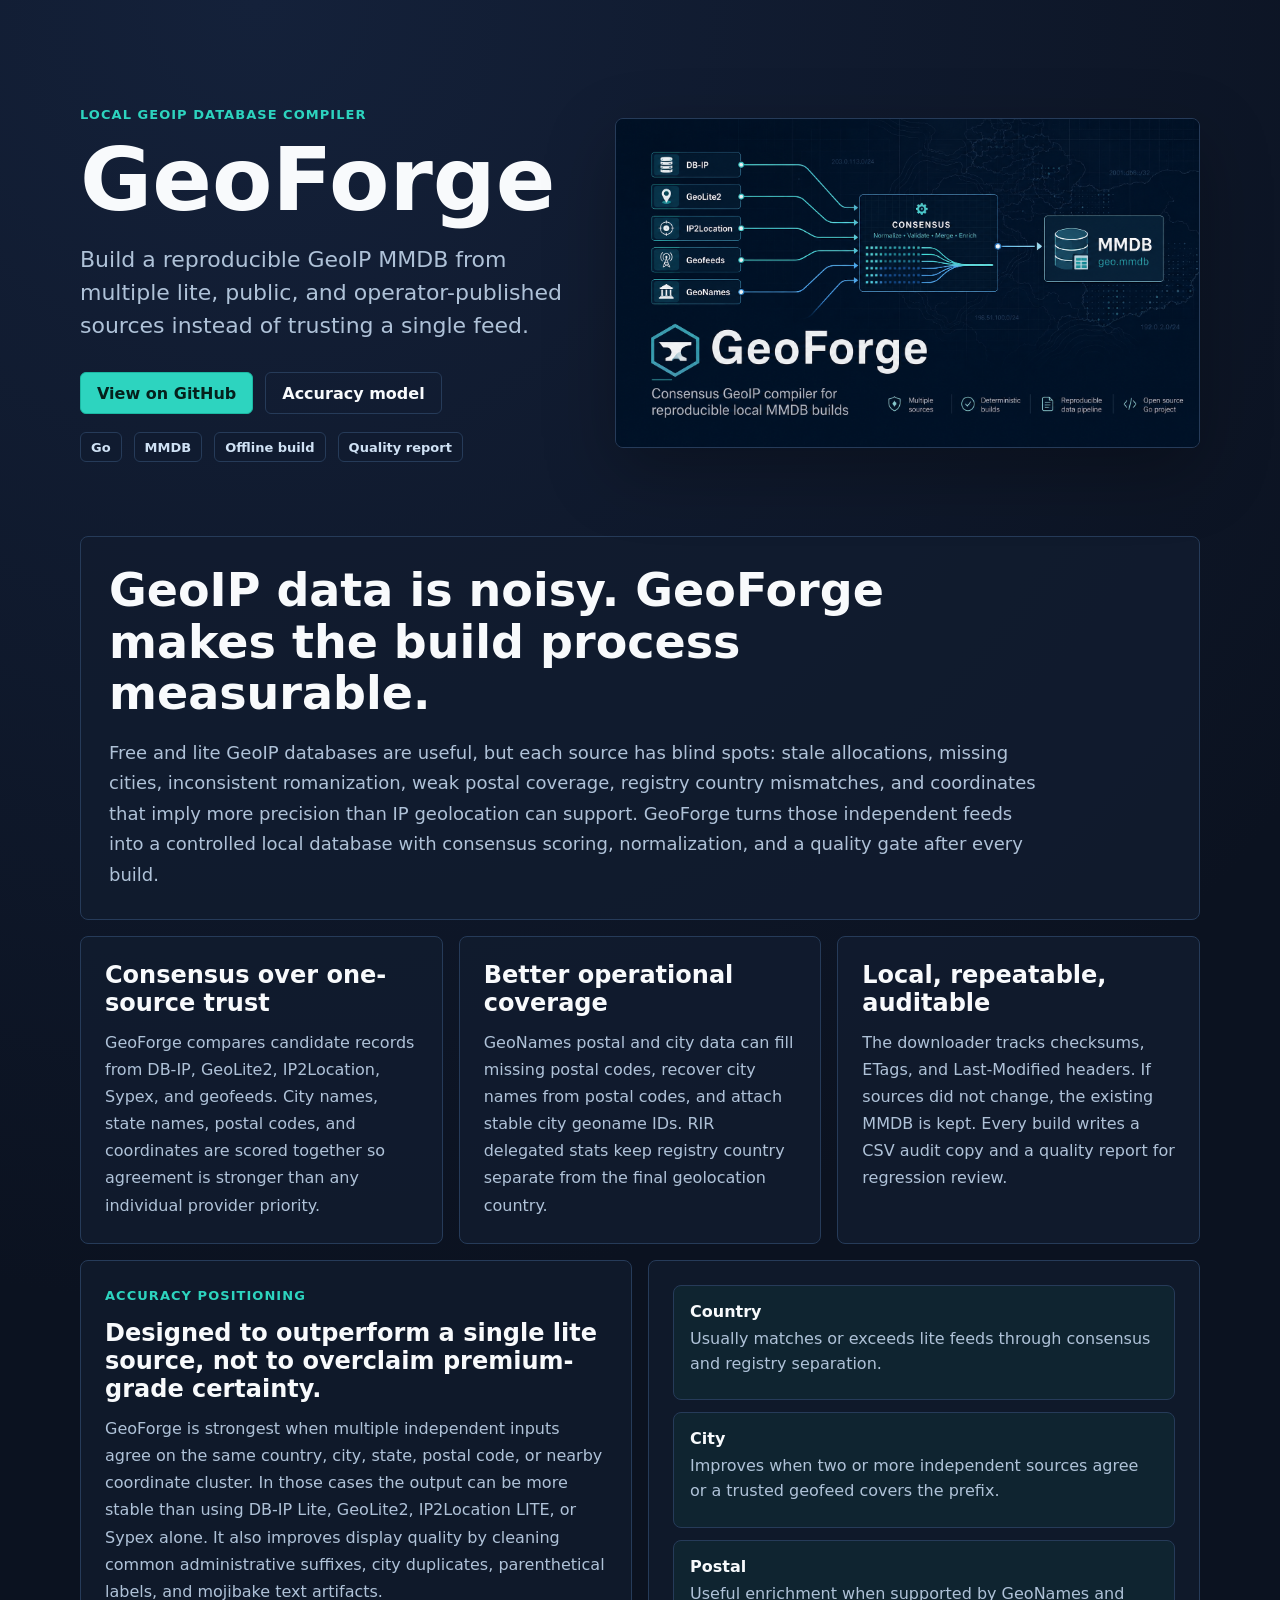
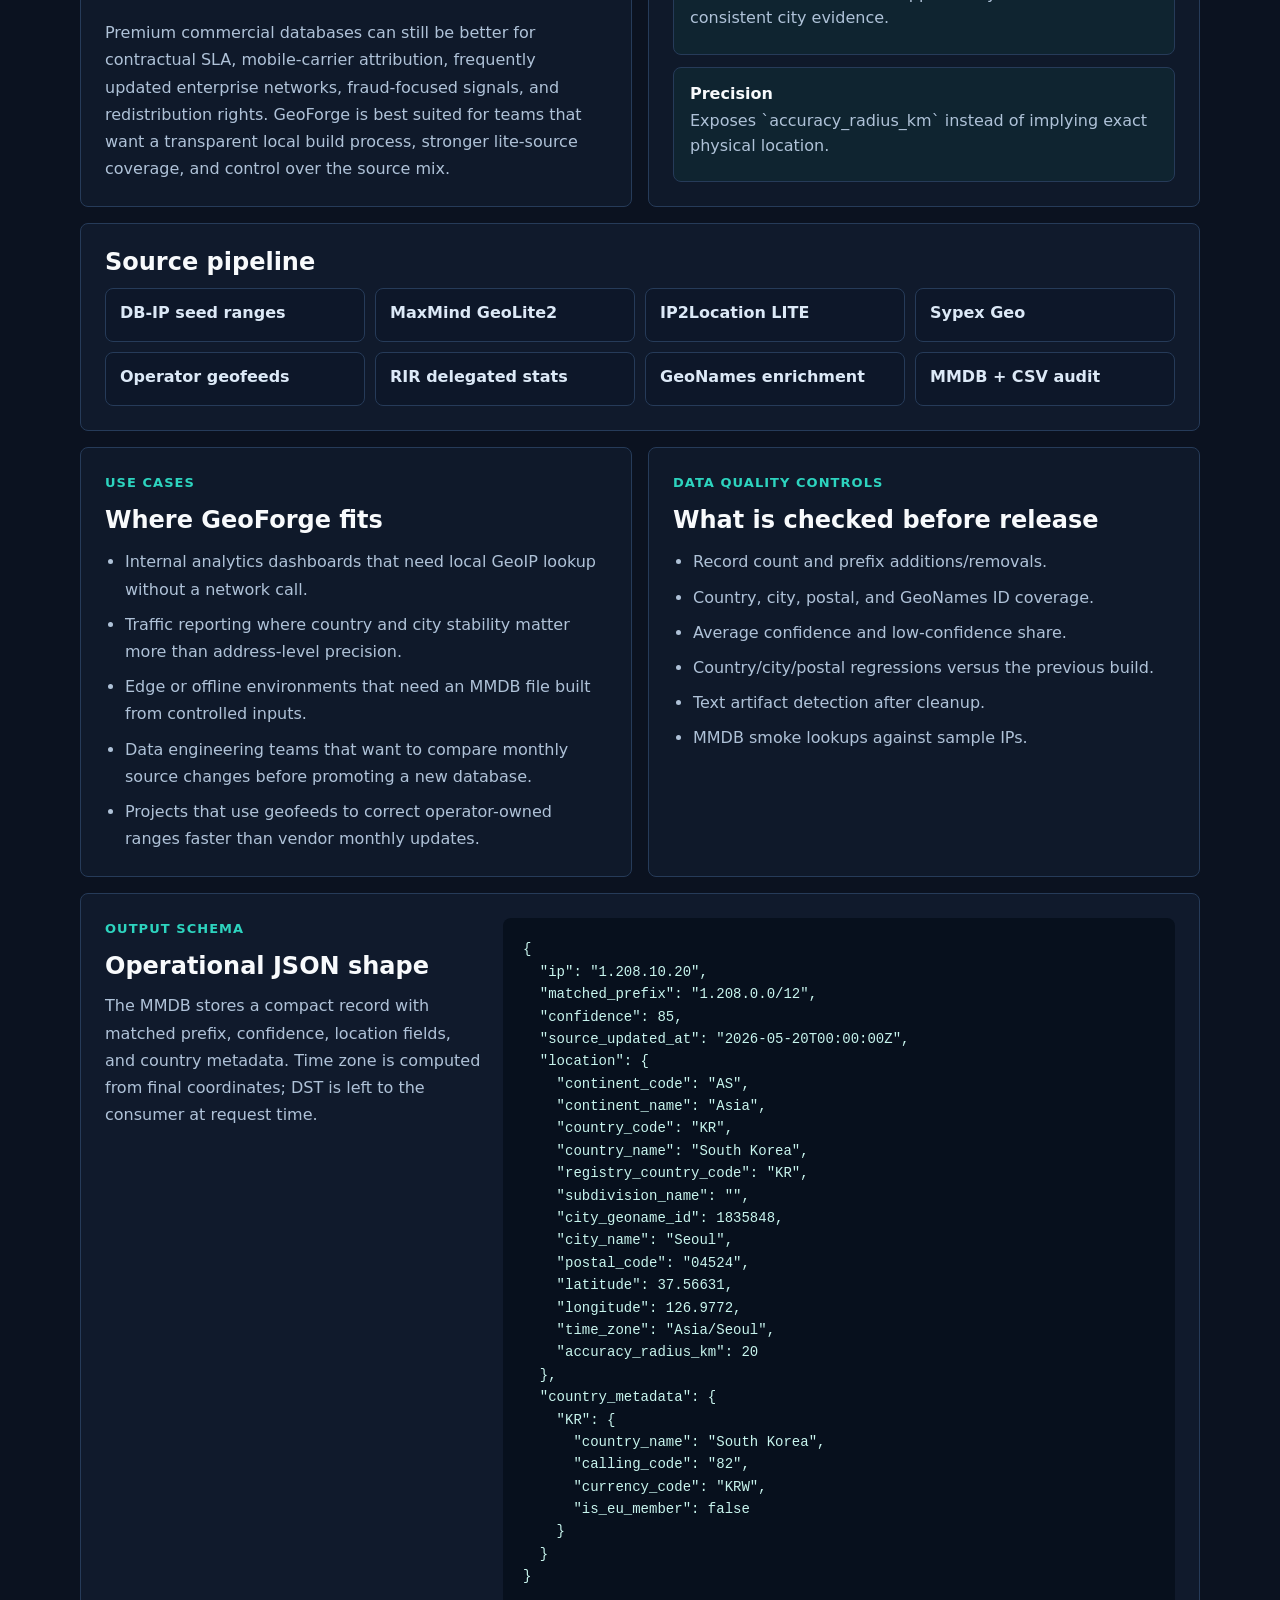
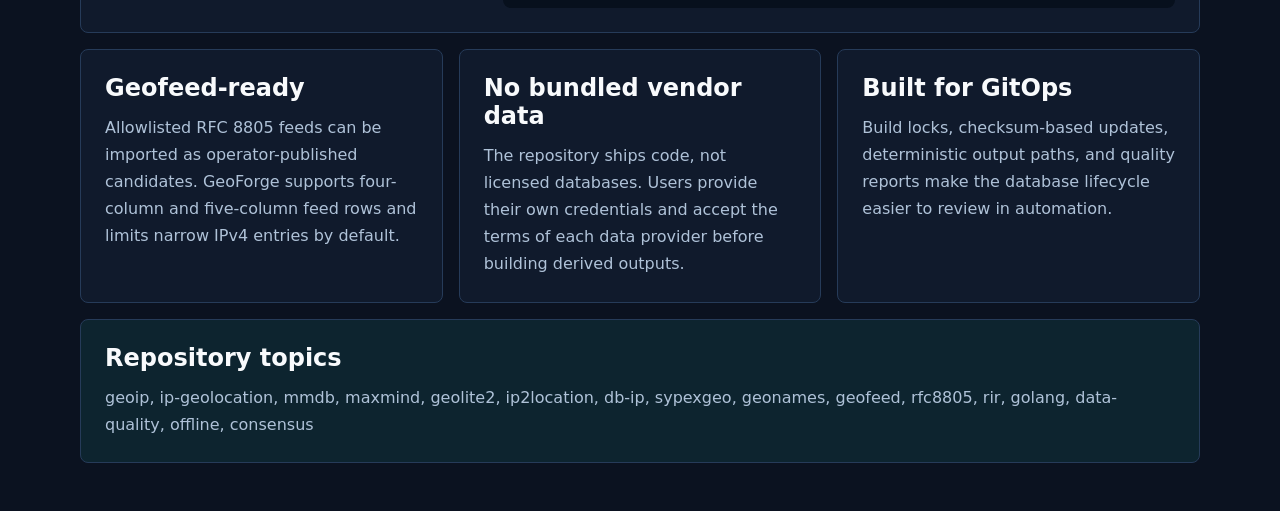
<file: docs/index.html>
<!doctype html>
<html lang="en">
  <head>
    <meta charset="utf-8">
    <meta name="viewport" content="width=device-width, initial-scale=1">
    <title>GeoForge - Consensus GeoIP MMDB Builder</title>
    <meta name="description" content="GeoForge builds a local GeoIP MMDB by combining DB-IP, GeoLite2, IP2Location, Sypex, geofeeds, RIR data, and GeoNames into a reproducible consensus database with quality checks.">
    <meta name="keywords" content="GeoForge, GeoIP database, IP geolocation, MMDB builder, MaxMind DB, GeoLite2, IP2Location, DB-IP, Sypex Geo, GeoNames, geofeed, RFC 8805, RIR delegated stats, Go">
    <meta name="robots" content="index, follow">
    <meta property="og:title" content="GeoForge - Consensus GeoIP MMDB Builder">
    <meta property="og:description" content="Build a local GeoIP database from multiple sources with consensus scoring, GeoNames enrichment, geofeed support, and post-build quality reports.">
    <meta property="og:type" content="website">
    <meta property="og:image" content="./assets/geoforge-banner.png">
    <meta name="twitter:card" content="summary_large_image">
    <meta name="twitter:title" content="GeoForge - Consensus GeoIP MMDB Builder">
    <meta name="twitter:description" content="A reproducible local GeoIP MMDB compiler for teams that need more control than a single lite database can provide.">
    <meta name="twitter:image" content="./assets/geoforge-banner.png">
    <link rel="canonical" href="https://ipanalytics.github.io/GeoForge/">
    <link rel="icon" href="./favicon.svg" type="image/svg+xml">
    <link rel="stylesheet" href="./styles.css?v=20260520">
    <script type="application/ld+json">
      {
        "@context": "https://schema.org",
        "@type": "SoftwareSourceCode",
        "name": "GeoForge",
        "description": "Consensus GeoIP MMDB builder for reproducible local IP geolocation databases.",
        "programmingLanguage": "Go",
        "license": "https://opensource.org/license/mit",
        "codeRepository": "https://github.com/ipanalytics/GeoForge",
        "applicationCategory": "DeveloperApplication",
        "operatingSystem": "Linux, macOS",
        "keywords": [
          "geoip",
          "ip-geolocation",
          "mmdb",
          "maxmind",
          "geofeed",
          "geonames",
          "golang",
          "data-quality"
        ]
      }
    </script>
  </head>
  <body>
    <main>
      <section class="hero">
        <div class="hero-copy">
          <p class="eyebrow">Local GeoIP database compiler</p>
          <h1>GeoForge</h1>
          <p class="lead">Build a reproducible GeoIP MMDB from multiple lite, public, and operator-published sources instead of trusting a single feed.</p>
          <div class="actions">
            <a class="button primary" href="https://github.com/ipanalytics/GeoForge">View on GitHub</a>
            <a class="button" href="#quality">Accuracy model</a>
          </div>
          <div class="badges" aria-label="Project attributes">
            <span>Go</span>
            <span>MMDB</span>
            <span>Offline build</span>
            <span>Quality report</span>
          </div>
        </div>
        <img src="./assets/geoforge-banner.png?v=20260520" alt="GeoForge consensus GeoIP data pipeline">
      </section>

      <section class="statement">
        <h2>GeoIP data is noisy. GeoForge makes the build process measurable.</h2>
        <p>Free and lite GeoIP databases are useful, but each source has blind spots: stale allocations, missing cities, inconsistent romanization, weak postal coverage, registry country mismatches, and coordinates that imply more precision than IP geolocation can support. GeoForge turns those independent feeds into a controlled local database with consensus scoring, normalization, and a quality gate after every build.</p>
      </section>

      <section class="grid">
        <article>
          <h2>Consensus over one-source trust</h2>
          <p>GeoForge compares candidate records from DB-IP, GeoLite2, IP2Location, Sypex, and geofeeds. City names, state names, postal codes, and coordinates are scored together so agreement is stronger than any individual provider priority.</p>
        </article>
        <article>
          <h2>Better operational coverage</h2>
          <p>GeoNames postal and city data can fill missing postal codes, recover city names from postal codes, and attach stable city geoname IDs. RIR delegated stats keep registry country separate from the final geolocation country.</p>
        </article>
        <article>
          <h2>Local, repeatable, auditable</h2>
          <p>The downloader tracks checksums, ETags, and Last-Modified headers. If sources did not change, the existing MMDB is kept. Every build writes a CSV audit copy and a quality report for regression review.</p>
        </article>
      </section>

      <section id="quality" class="split">
        <div>
          <p class="eyebrow">Accuracy positioning</p>
          <h2>Designed to outperform a single lite source, not to overclaim premium-grade certainty.</h2>
          <p>GeoForge is strongest when multiple independent inputs agree on the same country, city, state, postal code, or nearby coordinate cluster. In those cases the output can be more stable than using DB-IP Lite, GeoLite2, IP2Location LITE, or Sypex alone. It also improves display quality by cleaning common administrative suffixes, city duplicates, parenthetical labels, and mojibake text artifacts.</p>
          <p>Premium commercial databases can still be better for contractual SLA, mobile-carrier attribution, frequently updated enterprise networks, fraud-focused signals, and redistribution rights. GeoForge is best suited for teams that want a transparent local build process, stronger lite-source coverage, and control over the source mix.</p>
        </div>
        <div class="metric-list">
          <div><strong>Country</strong><span>Usually matches or exceeds lite feeds through consensus and registry separation.</span></div>
          <div><strong>City</strong><span>Improves when two or more independent sources agree or a trusted geofeed covers the prefix.</span></div>
          <div><strong>Postal</strong><span>Useful enrichment when supported by GeoNames and consistent city evidence.</span></div>
          <div><strong>Precision</strong><span>Exposes `accuracy_radius_km` instead of implying exact physical location.</span></div>
        </div>
      </section>

      <section class="panel">
        <h2>Source pipeline</h2>
        <div class="pipeline">
          <div>DB-IP seed ranges</div>
          <div>MaxMind GeoLite2</div>
          <div>IP2Location LITE</div>
          <div>Sypex Geo</div>
          <div>Operator geofeeds</div>
          <div>RIR delegated stats</div>
          <div>GeoNames enrichment</div>
          <div>MMDB + CSV audit</div>
        </div>
      </section>

      <section class="split">
        <div>
          <p class="eyebrow">Use cases</p>
          <h2>Where GeoForge fits</h2>
          <ul>
            <li>Internal analytics dashboards that need local GeoIP lookup without a network call.</li>
            <li>Traffic reporting where country and city stability matter more than address-level precision.</li>
            <li>Edge or offline environments that need an MMDB file built from controlled inputs.</li>
            <li>Data engineering teams that want to compare monthly source changes before promoting a new database.</li>
            <li>Projects that use geofeeds to correct operator-owned ranges faster than vendor monthly updates.</li>
          </ul>
        </div>
        <div>
          <p class="eyebrow">Data quality controls</p>
          <h2>What is checked before release</h2>
          <ul>
            <li>Record count and prefix additions/removals.</li>
            <li>Country, city, postal, and GeoNames ID coverage.</li>
            <li>Average confidence and low-confidence share.</li>
            <li>Country/city/postal regressions versus the previous build.</li>
            <li>Text artifact detection after cleanup.</li>
            <li>MMDB smoke lookups against sample IPs.</li>
          </ul>
        </div>
      </section>

      <section id="schema" class="panel schema">
        <div>
          <p class="eyebrow">Output schema</p>
          <h2>Operational JSON shape</h2>
          <p>The MMDB stores a compact record with matched prefix, confidence, location fields, and country metadata. Time zone is computed from final coordinates; DST is left to the consumer at request time.</p>
        </div>
        <pre><code>{
  "ip": "1.208.10.20",
  "matched_prefix": "1.208.0.0/12",
  "confidence": 85,
  "source_updated_at": "2026-05-20T00:00:00Z",
  "location": {
    "continent_code": "AS",
    "continent_name": "Asia",
    "country_code": "KR",
    "country_name": "South Korea",
    "registry_country_code": "KR",
    "subdivision_name": "",
    "city_geoname_id": 1835848,
    "city_name": "Seoul",
    "postal_code": "04524",
    "latitude": 37.56631,
    "longitude": 126.9772,
    "time_zone": "Asia/Seoul",
    "accuracy_radius_km": 20
  },
  "country_metadata": {
    "KR": {
      "country_name": "South Korea",
      "calling_code": "82",
      "currency_code": "KRW",
      "is_eu_member": false
    }
  }
}</code></pre>
      </section>

      <section class="grid">
        <article>
          <h2>Geofeed-ready</h2>
          <p>Allowlisted RFC 8805 feeds can be imported as operator-published candidates. GeoForge supports four-column and five-column feed rows and limits narrow IPv4 entries by default.</p>
        </article>
        <article>
          <h2>No bundled vendor data</h2>
          <p>The repository ships code, not licensed databases. Users provide their own credentials and accept the terms of each data provider before building derived outputs.</p>
        </article>
        <article>
          <h2>Built for GitOps</h2>
          <p>Build locks, checksum-based updates, deterministic output paths, and quality reports make the database lifecycle easier to review in automation.</p>
        </article>
      </section>

      <section class="panel compact">
        <h2>Repository topics</h2>
        <p>geoip, ip-geolocation, mmdb, maxmind, geolite2, ip2location, db-ip, sypexgeo, geonames, geofeed, rfc8805, rir, golang, data-quality, offline, consensus</p>
      </section>
    </main>
  </body>
</html>
</file>
<file: docs/styles.css>
:root {
  color-scheme: dark;
  --bg: #0b1220;
  --panel: #111c2f;
  --panel-2: #0f2a34;
  --text: #f8fafc;
  --muted: #afc2d8;
  --line: #263b59;
  --accent: #2dd4bf;
  --accent-2: #60a5fa;
}

* {
  box-sizing: border-box;
}

html {
  scroll-behavior: smooth;
}

body {
  margin: 0;
  min-height: 100vh;
  background: radial-gradient(circle at 20% 0%, #14213a 0, transparent 34%), var(--bg);
  color: var(--text);
  font-family: Inter, ui-sans-serif, system-ui, -apple-system, BlinkMacSystemFont, "Segoe UI", sans-serif;
}

main {
  width: min(1120px, calc(100% - 40px));
  margin: 0 auto;
  padding: 48px 0;
}

.hero {
  display: grid;
  grid-template-columns: 0.92fr 1.08fr;
  gap: 36px;
  align-items: center;
  min-height: 470px;
}

.hero img {
  width: 100%;
  border: 1px solid var(--line);
  border-radius: 8px;
  box-shadow: 0 24px 70px rgba(0, 0, 0, 0.28);
}

.eyebrow {
  margin: 0 0 12px;
  color: var(--accent);
  font-size: 13px;
  font-weight: 750;
  letter-spacing: 0.08em;
  text-transform: uppercase;
}

h1 {
  margin: 0;
  font-size: clamp(52px, 8vw, 88px);
  line-height: 0.95;
  letter-spacing: 0;
}

h2 {
  margin: 0 0 12px;
  font-size: 24px;
  letter-spacing: 0;
}

p {
  margin: 0;
  color: var(--muted);
  line-height: 1.7;
}

p + p {
  margin-top: 14px;
}

.lead {
  max-width: 560px;
  margin-top: 22px;
  font-size: 22px;
  line-height: 1.5;
}

.actions,
.badges {
  display: flex;
  flex-wrap: wrap;
  gap: 12px;
}

.actions {
  margin-top: 30px;
}

.badges {
  margin-top: 18px;
}

.badges span {
  display: inline-flex;
  align-items: center;
  min-height: 30px;
  padding: 0 10px;
  border: 1px solid var(--line);
  border-radius: 6px;
  color: #cfe1f4;
  background: rgba(17, 28, 47, 0.7);
  font-size: 13px;
  font-weight: 700;
}

.button {
  display: inline-flex;
  align-items: center;
  min-height: 42px;
  padding: 0 16px;
  border: 1px solid var(--line);
  border-radius: 6px;
  color: var(--text);
  text-decoration: none;
  font-weight: 700;
}

.button.primary {
  border-color: #1bb8a3;
  background: var(--accent);
  color: #05201c;
}

.statement,
.panel,
article {
  border: 1px solid var(--line);
  border-radius: 8px;
  background: rgba(17, 28, 47, 0.84);
}

.statement {
  margin-top: 18px;
  padding: 28px;
}

.statement h2 {
  max-width: 820px;
  font-size: clamp(30px, 4vw, 46px);
  line-height: 1.12;
}

.statement p {
  max-width: 940px;
  margin-top: 18px;
  font-size: 18px;
}

.grid,
.split {
  display: grid;
  gap: 16px;
  margin-top: 16px;
}

.grid {
  grid-template-columns: repeat(3, 1fr);
}

.split {
  grid-template-columns: 1fr 1fr;
}

article,
.panel,
.split > div {
  padding: 24px;
}

.split > div {
  border: 1px solid var(--line);
  border-radius: 8px;
  background: rgba(17, 28, 47, 0.72);
}

.metric-list {
  display: grid;
  gap: 12px;
}

.metric-list div {
  padding: 16px;
  border: 1px solid var(--line);
  border-radius: 8px;
  background: rgba(15, 42, 52, 0.68);
}

.metric-list strong {
  display: block;
  margin-bottom: 6px;
  color: var(--text);
}

.metric-list span {
  color: var(--muted);
  line-height: 1.55;
}

ul {
  margin: 14px 0 0;
  padding-left: 20px;
  color: var(--muted);
  line-height: 1.7;
}

li + li {
  margin-top: 8px;
}

.panel {
  margin-top: 16px;
}

.panel.compact {
  background: rgba(15, 42, 52, 0.78);
}

.pipeline {
  display: grid;
  grid-template-columns: repeat(4, 1fr);
  gap: 10px;
}

.pipeline div {
  min-height: 54px;
  padding: 14px;
  border: 1px solid var(--line);
  border-radius: 8px;
  background: #0d1729;
  color: #dce9f7;
  font-weight: 750;
}

.schema {
  display: grid;
  grid-template-columns: 0.72fr 1.28fr;
  gap: 20px;
  align-items: start;
}

pre {
  overflow: auto;
  margin: 0;
  padding: 20px;
  border-radius: 8px;
  background: #07101d;
  color: #c8f5ee;
  font-size: 14px;
  line-height: 1.6;
}

@media (max-width: 900px) {
  main {
    width: min(100% - 28px, 1120px);
    padding: 28px 0;
  }

  .hero,
  .grid,
  .split,
  .schema,
  .pipeline {
    grid-template-columns: 1fr;
  }

  .hero {
    min-height: 0;
  }
}
</file>
